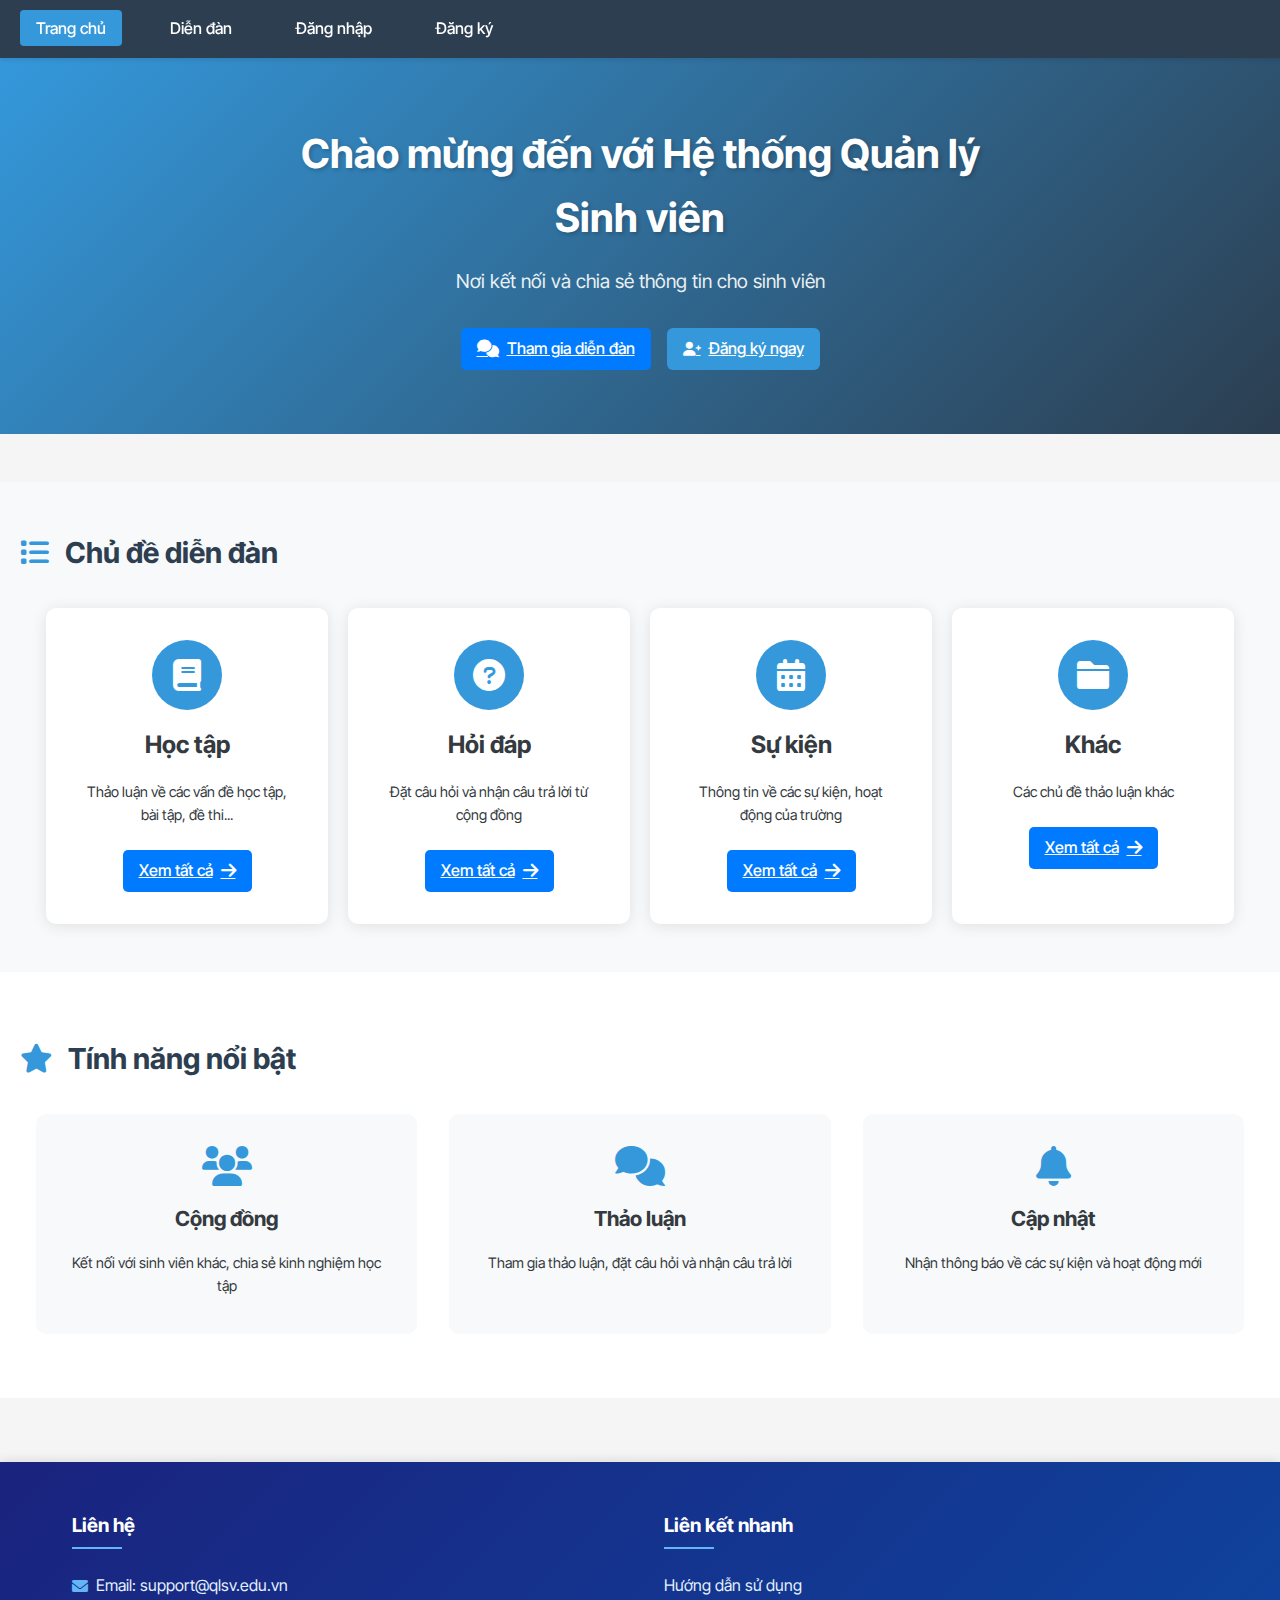
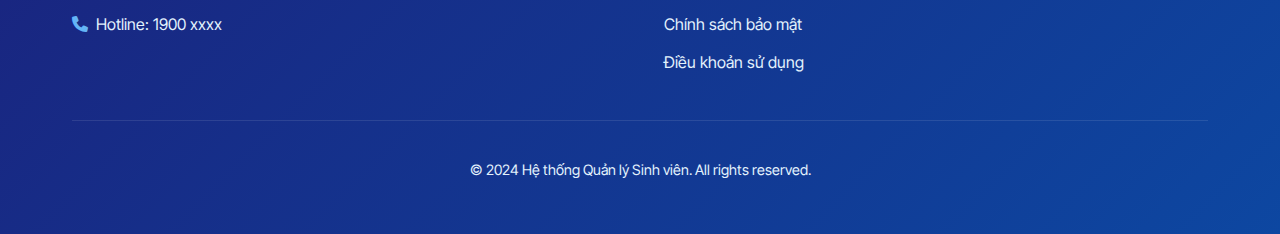
<file: index.html>
<!doctype html>
<html lang="vi">
	<head>
		<meta charset="UTF-8" />
		<meta name="viewport" content="width=device-width, initial-scale=1.0" />
		<title>Hệ thống Quản lý Sinh viên</title>
		<link
			rel="stylesheet"
			href="https://cdnjs.cloudflare.com/ajax/libs/font-awesome/6.0.0/css/all.min.css"
		/>
		<link rel="stylesheet" href="css/style.css" />
	</head>
	<body>
		<!-- Navigation -->
		<nav class="navbar">
			<div class="nav-brand"></div>
			<ul class="nav-links">
				<li><a href="index.html" class="active">Trang chủ</a></li>
				<li><a href="./forum.html">Diễn đàn</a></li>
				<li id="adminLink" style="display: none">
					<a href="./management.html">Quản lý sinh viên</a>
				</li>
				<li id="adminLink" style="display: none">
					<a href="./forum_management.html">Quản lý bài đằng</a>
				</li>
				<li id="profileLink" style="display: none">
					<a href="./student.html"
						><i class="fas fa-user-circle"></i> Thông tin cá nhân</a
					>
				</li>
				<li id="loginLink"><a href="./login.html">Đăng nhập</a></li>
				<li id="registerLink"><a href="./register.html">Đăng ký</a></li>
				<li id="logoutLink" style="display: none">
					<a href="#" onclick="logout()">Đăng xuất</a>
				</li>
			</ul>
			<button class="nav-toggle">
				<i class="fas fa-bars"></i>
			</button>
		</nav>

		<!-- Hero Section -->
		<section class="hero">
			<div class="hero-content">
				<h1>Chào mừng đến với Hệ thống Quản lý Sinh viên</h1>
				<p>Nơi kết nối và chia sẻ thông tin cho sinh viên</p>
				<div class="hero-buttons">
					<a href="./forum.html" class="btn btn-primary">
						<i class="fas fa-comments"></i>
						Tham gia diễn đàn
					</a>
					<a href="./register.html" class="btn btn-outline">
						<i class="fas fa-user-plus"></i>
						Đăng ký ngay
					</a>
				</div>
			</div>
		</section>

		<!-- Forum Categories Section -->
		<section class="forum-categories">
			<div class="container">
				<h2 class="section-title">
					<i class="fas fa-list"></i>
					Chủ đề diễn đàn
				</h2>
				<div class="categories-grid">
					<div class="category-card" data-category="academic">
						<div class="category-icon">
							<i class="fas fa-book"></i>
						</div>
						<h3>Học tập</h3>
						<p>
							Thảo luận về các vấn đề học tập, bài tập, đề thi...
						</p>
						<div class="recent-posts" id="academic-posts"></div>
						<a
							href="forum.html?category=academic"
							class="btn btn-primary"
						>
							Xem tất cả <i class="fas fa-arrow-right"></i>
						</a>
					</div>

					<div class="category-card" data-category="questions">
						<div class="category-icon">
							<i class="fas fa-question-circle"></i>
						</div>
						<h3>Hỏi đáp</h3>
						<p>Đặt câu hỏi và nhận câu trả lời từ cộng đồng</p>
						<div class="recent-posts" id="questions-posts"></div>
						<a
							href="forum.html?category=questions"
							class="btn btn-primary"
						>
							Xem tất cả <i class="fas fa-arrow-right"></i>
						</a>
					</div>

					<div class="category-card" data-category="events">
						<div class="category-icon">
							<i class="fas fa-calendar-alt"></i>
						</div>
						<h3>Sự kiện</h3>
						<p>Thông tin về các sự kiện, hoạt động của trường</p>
						<div class="recent-posts" id="events-posts"></div>
						<a
							href="forum.html?category=events"
							class="btn btn-primary"
						>
							Xem tất cả <i class="fas fa-arrow-right"></i>
						</a>
					</div>

					<div class="category-card" data-category="other">
						<div class="category-icon">
							<i class="fas fa-folder"></i>
						</div>
						<h3>Khác</h3>
						<p>Các chủ đề thảo luận khác</p>
						<div class="recent-posts" id="other-posts"></div>
						<a
							href="forum.html?category=general"
							class="btn btn-primary"
						>
							Xem tất cả <i class="fas fa-arrow-right"></i>
						</a>
					</div>
				</div>
			</div>
		</section>

		<!-- Features Section -->
		<section class="features">
			<div class="container">
				<h2 class="section-title">
					<i class="fas fa-star"></i>
					Tính năng nổi bật
				</h2>
				<div class="features-grid">
					<div class="feature-card">
						<i class="fas fa-users"></i>
						<h3>Cộng đồng</h3>
						<p>
							Kết nối với sinh viên khác, chia sẻ kinh nghiệm học
							tập
						</p>
					</div>
					<div class="feature-card">
						<i class="fas fa-comments"></i>
						<h3>Thảo luận</h3>
						<p>
							Tham gia thảo luận, đặt câu hỏi và nhận câu trả lời
						</p>
					</div>
					<div class="feature-card">
						<i class="fas fa-bell"></i>
						<h3>Cập nhật</h3>
						<p>Nhận thông báo về các sự kiện và hoạt động mới</p>
					</div>
				</div>
			</div>
		</section>

		<!-- Footer -->
		<footer class="footer">
			<div class="container">
				<div class="footer-content">
					<div class="footer-section">
						<h4>Liên hệ</h4>
						<p>
							<i class="fas fa-envelope"></i> Email:
							support@qlsv.edu.vn
						</p>
						<p><i class="fas fa-phone"></i> Hotline: 1900 xxxx</p>
					</div>
					<div class="footer-section">
						<h4>Liên kết nhanh</h4>
						<ul>
							<li><a href="#">Hướng dẫn sử dụng</a></li>
							<li><a href="#">Chính sách bảo mật</a></li>
							<li><a href="#">Điều khoản sử dụng</a></li>
						</ul>
					</div>
				</div>
				<div class="footer-bottom">
					<p>
						&copy; 2024 Hệ thống Quản lý Sinh viên. All rights
						reserved.
					</p>
				</div>
			</div>
		</footer>

		<script src="js/auth.js"></script>
		<script src="js/index.js"></script>
	</body>
</html>
</file>
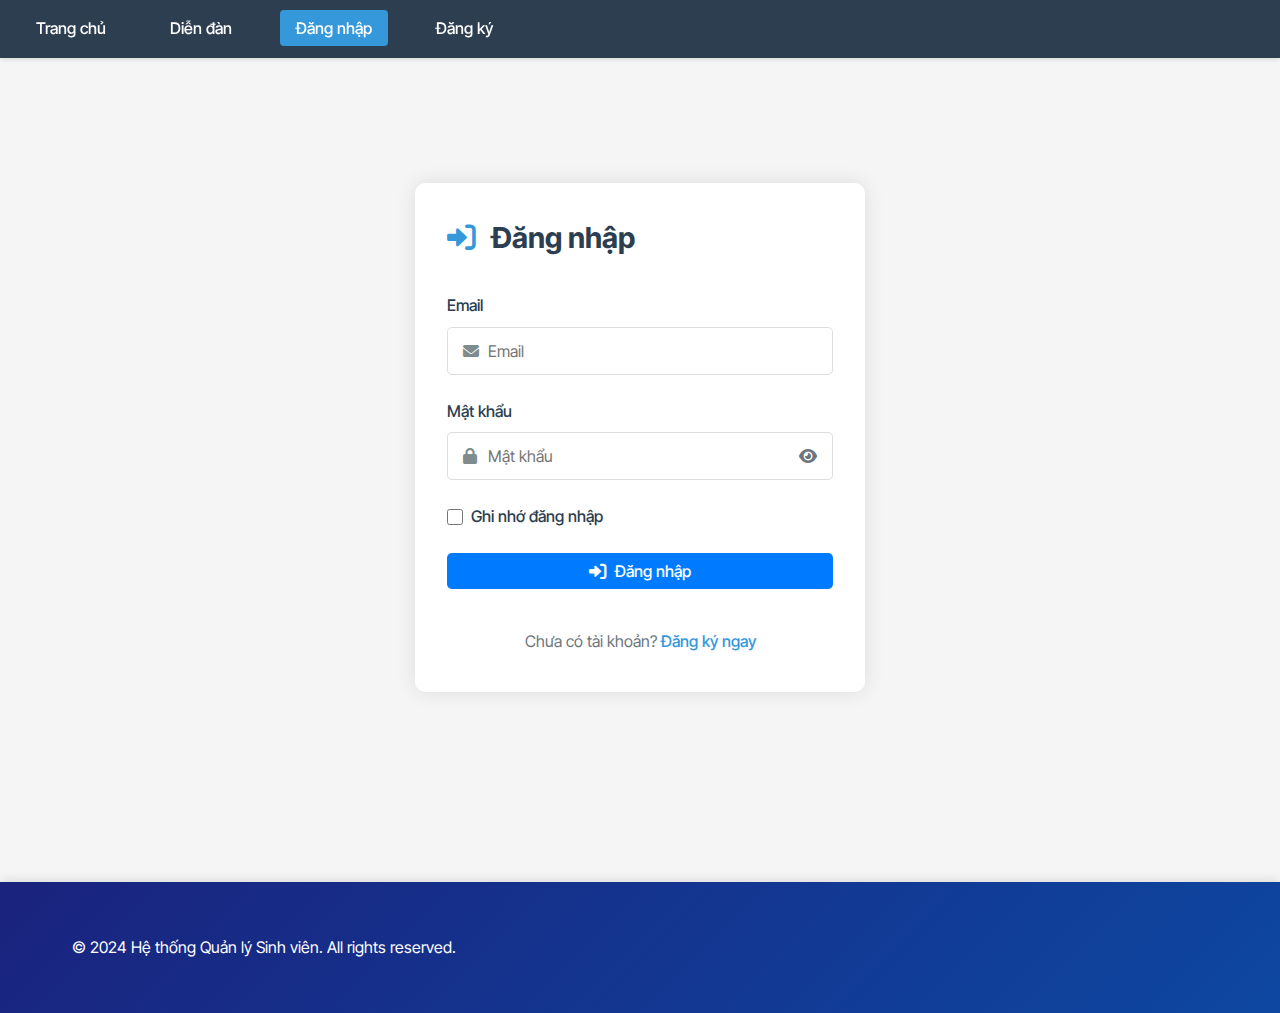
<file: forum.html>
<!doctype html>
<html lang="vi">
	<head>
		<meta charset="UTF-8" />
		<meta name="viewport" content="width=device-width, initial-scale=1.0" />
		<title>Diễn đàn - Hệ thống Quản lý Sinh viên</title>
		<link
			rel="stylesheet"
			href="https://cdnjs.cloudflare.com/ajax/libs/font-awesome/6.0.0/css/all.min.css"
		/>
		<!-- Quill CSS -->
		<link
			href="https://cdn.quilljs.com/1.3.6/quill.snow.css"
			rel="stylesheet"
		/>

		<link rel="stylesheet" href="css/style.css" />
	</head>
	<body>
		<nav class="navbar">
			<div class="nav-brand"></div>
			<ul class="nav-links">
				<li><a href="index.html">Trang chủ</a></li>
				<li><a href="forum.html" class="active">Diễn đàn</a></li>
				<li id="adminLink" style="display: none">
					<a href="management.html">Quản lý sinh viên</a>
				</li>
				<li id="adminLink" style="display: none">
					<a href="forum_management.html">Quản lý bài đằng</a>
				</li>
				<li id="profileLink" style="display: none">
					<a href="student.html">
						<i class="fas fa-user-circle"></i> Thông tin cá nhân
					</a>
				</li>
				<li id="loginLink">
					<a href="login.html">Đăng nhập</a>
				</li>
				<li id="registerLink">
					<a href="register.html">Đăng ký</a>
				</li>
				<li id="logoutLink" style="display: none">
					<a href="#" onclick="logout()">Đăng xuất</a>
				</li>
			</ul>
			<button class="nav-toggle">
				<i class="fas fa-bars"></i>
			</button>
		</nav>

		<main>
			<div class="container">
				<div class="forum-header">
					<h2 class="section-title">Diễn đàn sinh viên</h2>
					<button class="btn btn-primary" onclick="showNewPostForm()">
						<i class="fas fa-plus"></i>
						Tạo bài viết mới
					</button>
				</div>

				<div class="forum-filters">
					<div class="search-box">
						<i class="fas fa-search"></i>
						<input
							type="text"
							id="searchPosts"
							placeholder="Tìm kiếm bài viết..."
							oninput="filterPosts()"
						/>
					</div>
					<div class="sort-box">
						<select id="sortPosts" onchange="sortPosts()">
							<option value="" selected>Sắp xếp theo</option>
							<option value="newest">Mới nhất</option>
							<option value="oldest">Cũ nhất</option>
							<option value="mostComments">
								Nhiều bình luận nhất
							</option>
						</select>
					</div>
				</div>

				<div class="forum-posts">
					<div id="posts" class="posts-container">
						<!-- Posts render here -->
					</div>
				</div>
			</div>
		</main>

		<!-- Template cho bài viết -->
		<template id="postTemplate">
			<article class="post">
				<div class="post-header">
					<div class="post-author">
						<i class="fas fa-user-circle"></i>
						<div class="author-info">
							<span class="author-name"></span>
							<span class="author-id"></span>
						</div>
					</div>
					<div class="post-meta">
						<span class="post-time"></span>
						<span class="post-type"></span>
					</div>
				</div>
				<div class="post-content">
					<h3 class="post-title"></h3>
					<p class="post-text"></p>
				</div>
				<div class="post-actions">
					<button class="btn-like">
						<i class="fas fa-heart"></i>
						<span class="like-count">0</span>
					</button>
					<button class="btn-comment">
						<i class="fas fa-comment"></i>
						<span class="comment-count">0</span>
					</button>
					<button class="btn-delete" style="display: none">
						<i class="fas fa-trash"></i>
					</button>
				</div>
				<div class="comments-section" style="display: none">
					<form class="comment-form" onsubmit="return false;">
						<div class="input-group">
							<input
								type="text"
								class="form-control"
								placeholder="Viết bình luận..."
							/>
							<button type="submit" class="btn btn-primary">
								<i class="fas fa-paper-plane"></i>
							</button>
						</div>
					</form>
					<div class="comments-list"></div>
				</div>
			</article>
		</template>

		<!-- Modal tạo bài viết mới -->
		<div id="createPostModal" class="modal">
			<div class="modal-content">
				<div class="modal-header">
					<h2 class="modal-title">Tạo bài viết mới</h2>
					<button
						class="close-button"
						onclick="closeModal('createPostModal')"
					>
						&times;
					</button>
				</div>
				<form id="createPostForm" onsubmit="createPost(event)">
					<div class="form-group">
						<label for="postTitle">Tiêu đề</label>
						<input
							type="text"
							id="postTitle"
							class="form-control"
							required
						/>
					</div>
					<div class="form-group">
						<label for="postContent">Nội dung</label>
						<textarea
							id="postContent"
							class="form-control"
							rows="5"
							required
						></textarea>
					</div>
					<div class="form-group">
						<label for="postCategory">Chủ đề</label>
						<select id="postCategory" class="form-control" required>
							<option value="">Chọn chủ đề</option>
							<option value="academic">Học tập</option>
							<option value="questions">Hỏi đáp</option>
							<option value="events">Sự kiện</option>
							<option value="other">Khác</option>
						</select>
					</div>
					<div class="form-group">
						<label for="thumbnail">Ảnh thumbnail</label>
						<input
							type="file"
							id="thumbnail"
							class="form-control"
							accept="image/*"
						/>
					</div>
					<button type="submit" class="btn btn-primary btn-block">
						<i class="fas fa-paper-plane"></i>
						Đăng bài
					</button>
				</form>
			</div>
		</div>

		<!-- Modal chi tiết bài viết -->
		<div id="postDetailModal" class="modal">
			<div class="modal-content">
				<div class="modal-header">
					<button
						class="close-button"
						onclick="closeModal('postDetailModal')"
					>
						&times;
					</button>
				</div>
				<div id="postDetail">
					<!-- Nội dung chi tiết bài viết sẽ được thêm vào đây -->
				</div>
				<div class="comments-section">
					<h3><i class="fas fa-comments"></i> Bình luận</h3>
					<div id="comments-container">
						<!-- Danh sách bình luận sẽ được thêm vào đây -->
					</div>
					<div class="comments-section">
						<form class="comment-form" onsubmit="return false;">
							<div class="input-group-comment">
								<!-- Quill editor sẽ được nhúng vào đây -->
								<div
									id="commentEditor"
									style="height: 150px; width: 100%"
								></div>
							</div>
							<button type="submit" class="btn btn-primary">
								<i class="fas fa-paper-plane"></i>
							</button>
						</form>
						<div class="comments-list"></div>
					</div>

					<!-- <form id="commentForm" onsubmit="addComment(event)">
						<div class="form-group">
							<textarea
								id="commentContent"
								class="form-control"
								rows="3"
								placeholder="Chia sẻ suy nghĩ của bạn..."
								required
							></textarea>
						</div>
						<button type="submit" class="btn btn-primary">
							<i class="fas fa-paper-plane"></i> Gửi bình luận
						</button>
					</form> -->
				</div>
			</div>
		</div>

		<footer class="footer">
			<div class="container">
				<div class="footer-content">
					<div class="footer-section">
						<h4>Liên hệ</h4>
						<p>
							<i class="fas fa-envelope"></i> Email:
							support@qlsv.edu.vn
						</p>
						<p><i class="fas fa-phone"></i> Hotline: 1900 xxxx</p>
					</div>
					<div class="footer-section">
						<h4>Liên kết nhanh</h4>
						<ul>
							<li><a href="#">Hướng dẫn sử dụng</a></li>
							<li><a href="#">Chính sách bảo mật</a></li>
							<li><a href="#">Điều khoản sử dụng</a></li>
						</ul>
					</div>
				</div>
				<div class="footer-bottom">
					<p>
						&copy; 2024 Hệ thống Quản lý Sinh viên. All rights
						reserved.
					</p>
				</div>
			</div>
		</footer>
		<script src="js/loading.js"></script>
		<script src="js/auth.js"></script>
		<script src="https://cdn.quilljs.com/1.3.6/quill.min.js"></script>
		<script src="js/quill.js"></script>
		<script src="js/forum.js"></script>
	</body>
</html>
</file>
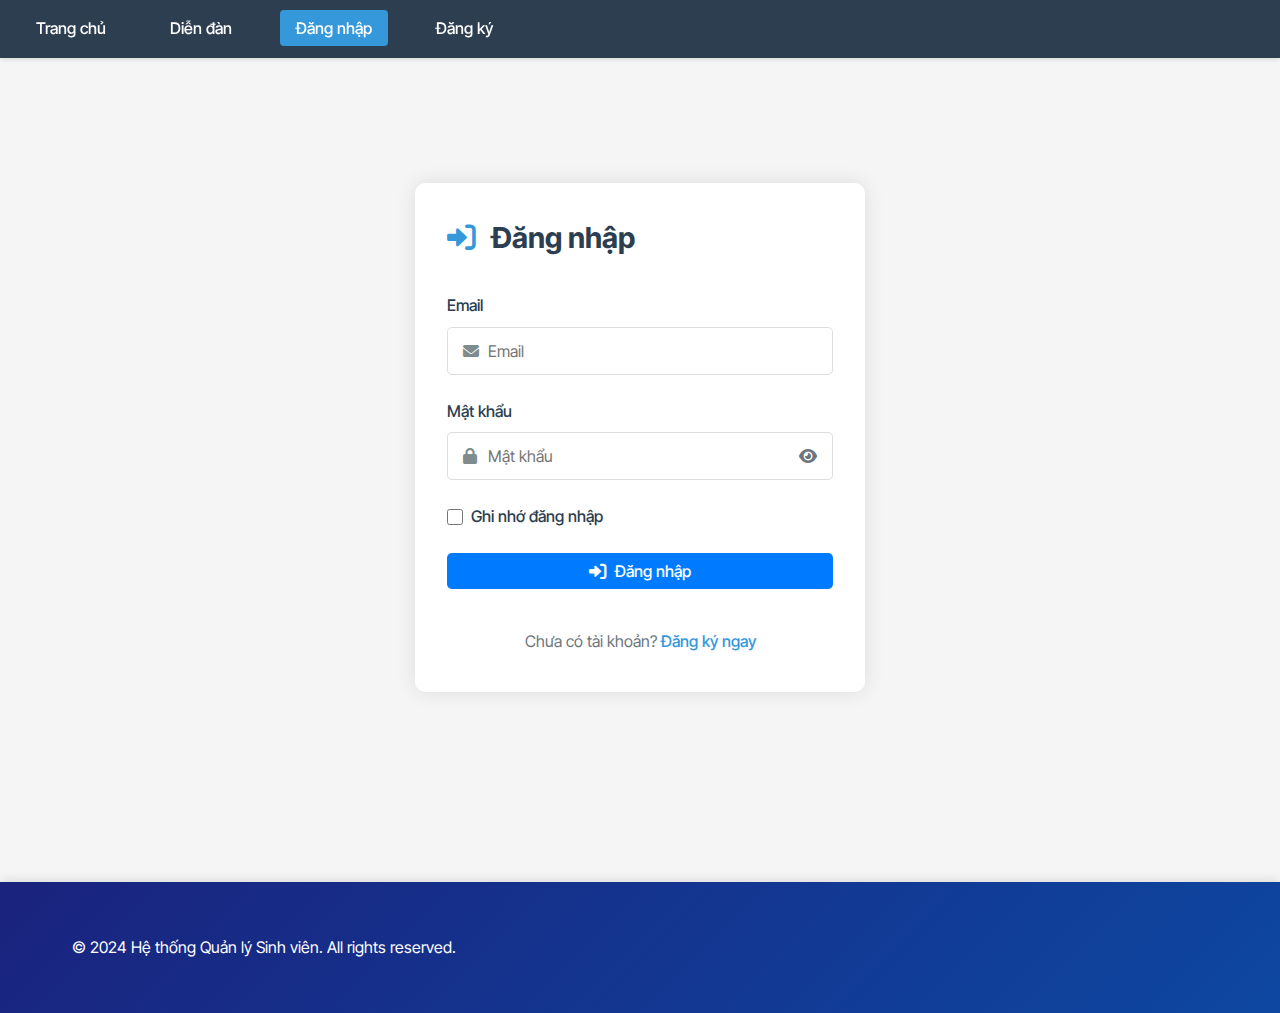
<file: forum_management.html>
<!doctype html>
<html lang="vi">
	<head>
		<meta charset="UTF-8" />
		<meta name="viewport" content="width=device-width, initial-scale=1.0" />
		<title>Quản lý bài đằng</title>
		<link
			rel="stylesheet"
			href="https://cdnjs.cloudflare.com/ajax/libs/font-awesome/6.0.0/css/all.min.css"
		/>
		<link rel="stylesheet" href="css/style.css" />
	</head>
	<body>
		<!-- Navigation -->
		<nav class="navbar">
			<div class="nav-brand"></div>
			<ul class="nav-links">
				<li><a href="index.html">Trang chủ</a></li>
				<li><a href="forum.html">Diễn đàn</a></li>
				<li id="adminLink" style="display: none">
					<a href="management.html" class="">Quản lý sinh viên</a>
				</li>
				<li id="adminLink" style="display: none">
					<a href="forum_management.html" class="active"
						>Quản lý bài đằng</a
					>
				</li>
				<li id="profileLink" style="display: none">
					<a href="student.html"
						><i class="fas fa-user-circle"></i> Thông tin cá nhân</a
					>
				</li>
				<li id="loginLink"><a href="login.html">Đăng nhập</a></li>
				<li id="registerLink"><a href="register.html">Đăng ký</a></li>
				<li id="logoutLink" style="display: none">
					<a href="#" onclick="logout()">Đăng xuất</a>
				</li>
			</ul>
			<button class="nav-toggle">
				<i class="fas fa-bars"></i>
			</button>
		</nav>

		<!-- Main Content -->
		<div class="management-container">
			<div class="management-header">
				<h1 class="management-title">Quản bài đăng</h1>
				<div class="management-actions">
					<!-- <button
						class="btn btn-primary"
						onclick="showModelAddPost()"
					>
						<i class="fas fa-user-plus"></i>
						Thêm bài đăng
					</button> -->
					<div class="search-box">
						<i class="fas fa-search"></i>
						<input
							type="text"
							id="searchPosts"
							placeholder="Tìm kiếm bài đăng..."
							oninput="filterPosts()"
						/>
					</div>
					<div class="sort-box">
						<select id="sortPosts" onchange="sortPosts()">
							<option value="">Sắp xếp theo</option>
							<option value="name">Tiêu đề</option>
							<option value="createdat">Ngày tạo</option>
						</select>
					</div>
				</div>
			</div>

			<div id="postsTable" class="students-table">
				<!-- Render post not active here -->
			</div>
		</div>

		<footer class="footer">
			<div class="container">
				<div class="footer-content">
					<div class="footer-section">
						<h4>Liên hệ</h4>
						<p>
							<i class="fas fa-envelope"></i> Email:
							support@qlsv.edu.vn
						</p>
						<p><i class="fas fa-phone"></i> Hotline: 1900 xxxx</p>
					</div>
					<div class="footer-section">
						<h4>Liên kết nhanh</h4>
						<ul>
							<li><a href="#">Hướng dẫn sử dụng</a></li>
							<li><a href="#">Chính sách bảo mật</a></li>
							<li><a href="#">Điều khoản sử dụng</a></li>
						</ul>
					</div>
				</div>
				<div class="footer-bottom">
					<p>
						&copy; 2024 Hệ thống Quản lý Sinh viên. All rights
						reserved.
					</p>
				</div>
			</div>
		</footer>

		<!-- Scripts -->
		<script src="js/loading.js"></script>
		<script src="js/auth.js"></script>
		<script src="js/forum_management.js"></script>
	</body>
</html>
</file>
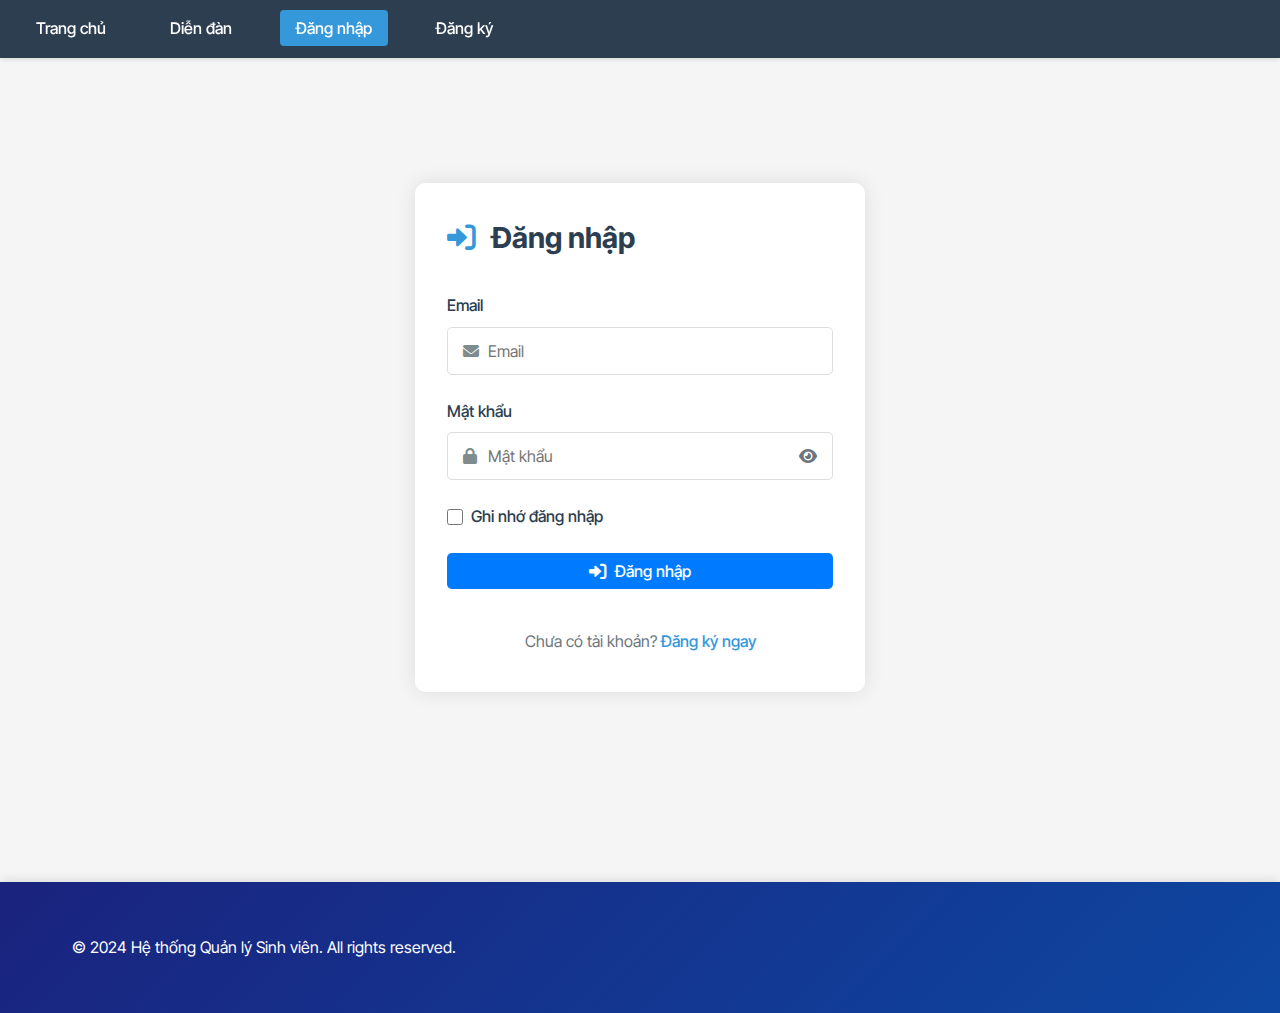
<file: login.html>
<!doctype html>
<html lang="vi">
	<head>
		<meta charset="UTF-8" />
		<meta name="viewport" content="width=device-width, initial-scale=1.0" />
		<title>Đăng nhập - Hệ thống Quản lý Sinh viên</title>
		<link
			rel="stylesheet"
			href="https://cdnjs.cloudflare.com/ajax/libs/font-awesome/6.0.0/css/all.min.css"
		/>
		<link rel="stylesheet" href="css/style.css" />
	</head>
	<body>
		<!-- Navigation -->
		<nav class="navbar">
			<div class="nav-brand"></div>
			<ul class="nav-links">
				<li><a href="index.html">Trang chủ</a></li>
				<li><a href="forum.html">Diễn đàn</a></li>
				<li id="adminLink" style="display: none">
					<a href="management.html">Quản lý sinh viên</a>
				</li>
				<li id="adminLink" style="display: none">
					<a href="forum_management.html">Quản lý bài đằng</a>
				</li>
				<li id="loginLink">
					<a href="login.html" class="active">Đăng nhập</a>
				</li>
				<li id="registerLink"><a href="register.html">Đăng ký</a></li>
				<li id="logoutLink" style="display: none">
					<a href="#" onclick="logout()">Đăng xuất</a>
				</li>
			</ul>
			<button class="nav-toggle">
				<i class="fas fa-bars"></i>
			</button>
		</nav>

		<!-- Main Content -->
		<div class="container">
			<div class="auth-container">
				<div class="auth-card">
					<h2 class="auth-title">
						<i class="fas fa-sign-in-alt"></i>
						Đăng nhập
					</h2>
					<form id="loginForm" onsubmit="login(event)">
						<div class="form-group">
							<label for="email">Email</label>
							<div class="input-group">
								<i class="fas fa-envelope"></i>
								<input
									placeholder="Email"
									type="email"
									id="email"
									class="form-control"
									required
								/>
							</div>
						</div>
						<div class="form-group">
							<label for="password">Mật khẩu</label>
							<div class="input-group">
								<i class="fas fa-lock"></i>
								<input
									placeholder="Mật khẩu"
									type="password"
									id="password"
									class="form-control"
									required
								/>
								<i
									class="fas fa-eye toggle-password"
									onclick="togglePassword('password')"
								></i>
							</div>
						</div>
						<div class="form-group remember-me">
							<input
								type="checkbox"
								id="remember"
								name="remember"
							/>
							<label
								for="remember"
								style="margin-bottom: 0; padding-bottom: 0"
								>Ghi nhớ đăng nhập</label
							>
						</div>
						<button type="submit" class="btn btn-primary btn-block">
							<i class="fas fa-sign-in-alt"></i>
							Đăng nhập
						</button>
					</form>
					<div class="auth-links">
						<p>
							Chưa có tài khoản?
							<a href="register.html">Đăng ký ngay</a>
						</p>
					</div>
				</div>
			</div>
		</div>

		<footer class="footer">
			<div class="container">
				<p>
					&copy; 2024 Hệ thống Quản lý Sinh viên. All rights reserved.
				</p>
			</div>
		</footer>

		<script src="js/auth.js"></script>
	</body>
</html>
</file>
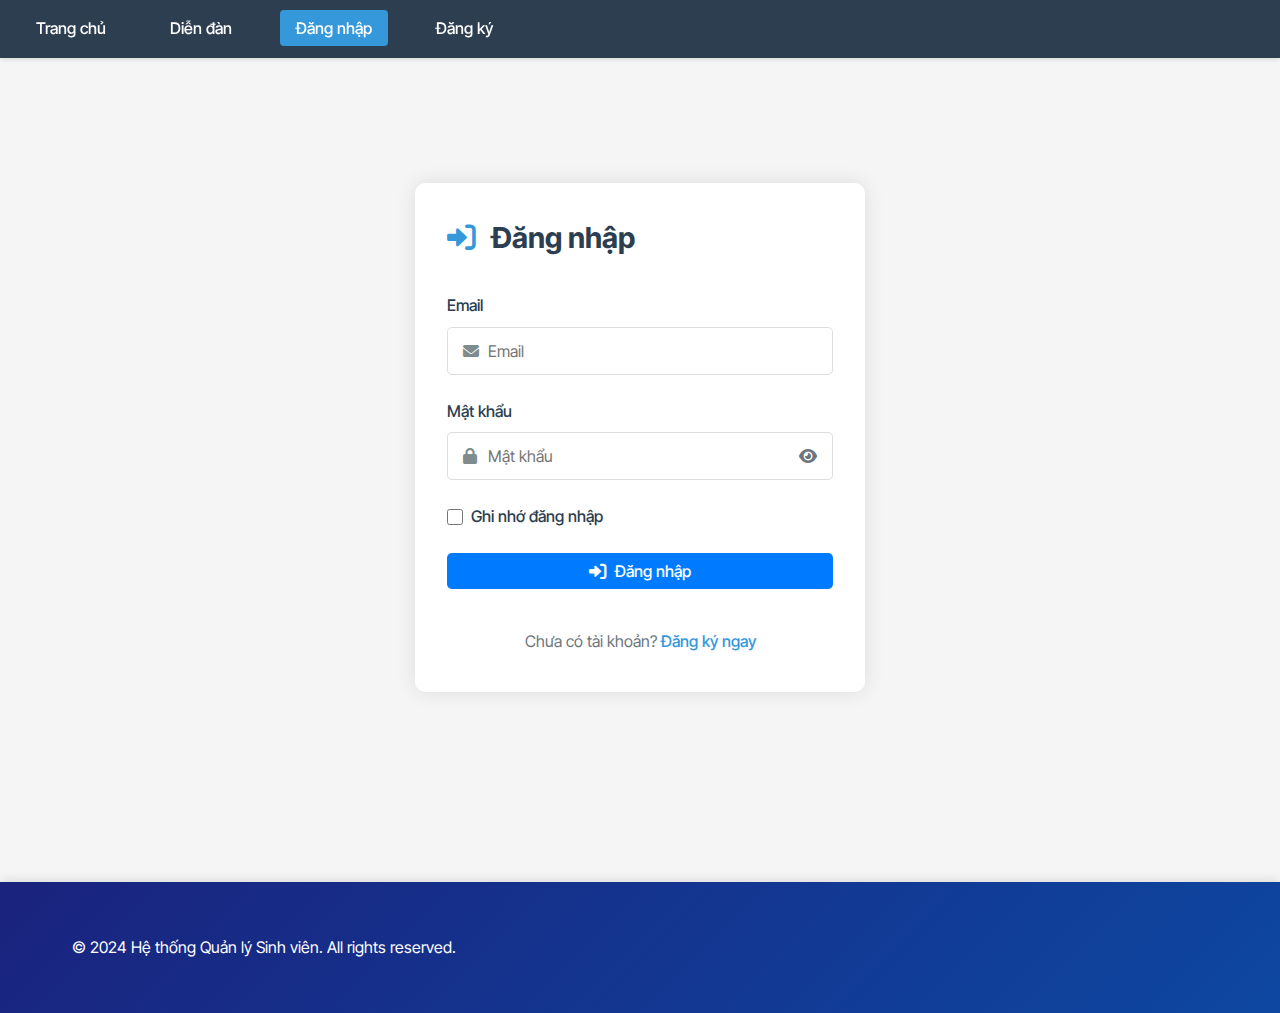
<file: management.html>
<!doctype html>
<html lang="vi">
	<head>
		<meta charset="UTF-8" />
		<meta name="viewport" content="width=device-width, initial-scale=1.0" />
		<title>Quản lý sinh viên</title>
		<link
			rel="stylesheet"
			href="https://cdnjs.cloudflare.com/ajax/libs/font-awesome/6.0.0/css/all.min.css"
		/>
		<link rel="stylesheet" href="css/style.css" />
	</head>
	<body>
		<!-- Navigation -->
		<nav class="navbar">
			<div class="nav-brand"></div>
			<ul class="nav-links">
				<li><a href="index.html">Trang chủ</a></li>
				<li><a href="forum.html">Diễn đàn</a></li>
				<li id="adminLink" style="display: none">
					<a href="management.html" class="active"
						>Quản lý sinh viên</a
					>
				</li>
				<li id="adminLink" style="display: none">
					<a href="forum_management.html">Quản lý bài đằng</a>
				</li>
				<li id="profileLink" style="display: none">
					<a href="student.html"
						><i class="fas fa-user-circle"></i> Thông tin cá nhân</a
					>
				</li>
				<li id="loginLink"><a href="login.html">Đăng nhập</a></li>
				<li id="registerLink"><a href="register.html">Đăng ký</a></li>
				<li id="logoutLink" style="display: none">
					<a href="#" onclick="logout()">Đăng xuất</a>
				</li>
			</ul>
			<button class="nav-toggle">
				<i class="fas fa-bars"></i>
			</button>
		</nav>

		<!-- Main Content -->
		<div class="management-container">
			<div class="management-header">
				<h1 class="management-title">Quản lý sinh viên</h1>
				<div class="management-actions">
					<button
						class="btn btn-primary"
						onclick="showAddStudentModal()"
					>
						<i class="fas fa-user-plus"></i>
						Thêm sinh viên
					</button>
					<div class="search-box">
						<i class="fas fa-search"></i>
						<input
							type="text"
							id="searchStudent"
							placeholder="Tìm kiếm sinh viên..."
							oninput="filterStudents()"
						/>
					</div>
					<div class="sort-box">
						<select id="sortStudents" onchange="sortStudents()">
							<option value="">Sắp xếp theo</option>
							<option value="name">Tên</option>
							<option value="id">Mã sinh viên</option>
							<option value="role">Vai trò</option>
						</select>
					</div>
				</div>
			</div>

			<table id="studentsTable" class="students-table">
				<thead>
					<tr>
						<th>Mã sinh viên</th>
						<th>Họ tên</th>
						<th>Email</th>
						<th>Ngày sinh</th>
						<th>Địa chỉ</th>
						<th>Vai trò</th>
						<th>Thao tác</th>
					</tr>
				</thead>
				<tbody></tbody>
			</table>
		</div>

		<!-- Add Student Modal -->
		<div id="addStudentModal" class="modal">
			<div class="modal-content">
				<div class="modal-header">
					<h2 class="modal-title">Thêm sinh viên mới</h2>
					<button
						class="close-button"
						onclick="closeModal('addStudentModal')"
					>
						&times;
					</button>
				</div>
				<form id="addStudentForm" onsubmit="addStudent(event)">
					<div class="form-group">
						<label for="addFullname">Họ tên</label>
						<div class="input-group">
							<i class="fas fa-user"></i>
							<input
								type="text"
								id="addFullname"
								class="form-control"
								placeholder="Họ tên"
								required
							/>
						</div>
					</div>

					<div class="form-group">
						<label for="addEmail">Email</label>
						<div class="input-group">
							<i class="fas fa-envelope"></i>
							<input
								type="email"
								id="addEmail"
								class="form-control"
								placeholder="Email"
								required
							/>
						</div>
					</div>

					<div class="form-group">
						<label for="addBirthDate">Ngày sinh</label>
						<div class="input-group">
							<i class="fas fa-calendar"></i>
							<input
								type="date"
								id="addBirthDate"
								class="form-control"
							/>
						</div>
					</div>

					<div class="form-group">
						<label for="addAddress">Địa chỉ</label>
						<div class="input-group">
							<i class="fas fa-map-marker-alt"></i>
							<input
								type="text"
								id="addAddress"
								class="form-control"
								placeholder="Nhập địa chỉ sinh viên"
							/>
						</div>
					</div>

					<div class="form-group">
						<label for="addStudentId">Mã sinh viên</label>
						<div class="input-group">
							<i class="fas fa-id-card"></i>
							<input
								type="text"
								id="addStudentId"
								class="form-control"
								placeholder="Mã sinh viên"
								required
							/>
						</div>
					</div>

					<div class="form-group">
						<label for="addRole">Vai trò</label>
						<div class="input-group">
							<i class="fas fa-user-tag"></i>
							<select id="addRole" class="form-control">
								<option value="student">Sinh viên</option>
								<option value="admin">Quản trị viên</option>
							</select>
						</div>
					</div>

					<div class="form-group">
						<label for="addPassword">Mật khẩu</label>
						<div class="input-group">
							<i class="fas fa-lock"></i>
							<input
								type="password"
								id="addPassword"
								class="form-control"
								required
								placeholder="Mật khẩu"
							/>
							<i
								class="fas fa-eye password-toggle"
								onclick="togglePassword('addPassword')"
							></i>
						</div>
					</div>

					<button type="submit" class="btn btn-primary">
						<i class="fas fa-user-plus"></i>
						Thêm sinh viên
					</button>
				</form>
			</div>
		</div>

		<!-- Edit Student Modal -->
		<div id="editStudentModal" class="modal">
			<div class="modal-content">
				<div class="modal-header">
					<h2 class="modal-title">Chỉnh sửa thông tin sinh viên</h2>
					<button
						class="close-button"
						onclick="closeModal('editStudentModal')"
					>
						&times;
					</button>
				</div>
				<form id="editStudentForm" onsubmit="updateStudent(event)">
					<input type="hidden" id="estudentId" />
					<div class="modal-body">
						<div class="form-group">
							<label for="fullname">Họ tên</label>
							<div class="input-group">
								<i class="fas fa-user"></i>
								<input
									type="text"
									id="fullname"
									class="form-control"
									required
								/>
							</div>
						</div>

						<div class="form-group">
							<label for="email">Email</label>
							<div class="input-group">
								<i class="fas fa-envelope"></i>
								<input
									type="email"
									id="email"
									class="form-control"
									required
								/>
							</div>
						</div>

						<div class="form-group">
							<label for="birthDate">Ngày sinh</label>
							<div class="input-group">
								<i class="fas fa-calendar"></i>
								<input
									type="date"
									id="birthDate"
									class="form-control"
								/>
							</div>
						</div>

						<div class="form-group">
							<label for="address">Địa chỉ</label>
							<div class="input-group">
								<i class="fas fa-map-marker-alt"></i>
								<input
									type="text"
									id="address"
									class="form-control"
									placeholder="Nhập địa chỉ sinh viên"
								/>
							</div>
						</div>

						<div class="form-group">
							<label for="studentId">Mã sinh viên</label>
							<div class="input-group">
								<i class="fas fa-id-card"></i>
								<input
									type="text"
									id="studentId"
									class="form-control"
									required
								/>
							</div>
						</div>

						<div class="form-group">
							<label for="role">Vai trò</label>
							<div class="input-group">
								<i class="fas fa-user-tag"></i>
								<select id="role" class="form-control">
									<option value="student">Sinh viên</option>
									<option value="admin">Quản trị viên</option>
								</select>
							</div>
						</div>

						<div class="form-group">
							<label for="password">Mật khẩu</label>
							<div class="input-group">
								<i class="fas fa-lock"></i>
								<input
									type="password"
									id="password"
									class="form-control"
								/>
								<i
									class="fas fa-eye password-toggle"
									onclick="togglePassword('password')"
								></i>
							</div>
							<small class="form-text text-muted"
								>Để trống nếu không muốn thay đổi mật
								khẩu</small
							>
						</div>
					</div>
					<button type="submit" class="btn btn-edit">
						<i class="fas fa-save"></i>
						Lưu thay đổi
					</button>
				</form>
			</div>
		</div>

		<footer class="footer">
			<div class="container">
				<div class="footer-content">
					<div class="footer-section">
						<h4>Liên hệ</h4>
						<p>
							<i class="fas fa-envelope"></i> Email:
							support@qlsv.edu.vn
						</p>
						<p><i class="fas fa-phone"></i> Hotline: 1900 xxxx</p>
					</div>
					<div class="footer-section">
						<h4>Liên kết nhanh</h4>
						<ul>
							<li><a href="#">Hướng dẫn sử dụng</a></li>
							<li><a href="#">Chính sách bảo mật</a></li>
							<li><a href="#">Điều khoản sử dụng</a></li>
						</ul>
					</div>
				</div>
				<div class="footer-bottom">
					<p>
						&copy; 2024 Hệ thống Quản lý Sinh viên. All rights
						reserved.
					</p>
				</div>
			</div>
		</footer>

		<!-- Scripts -->
		<script src="js/loading.js"></script>
		<script src="js/auth.js"></script>
		<script src="js/management.js"></script>
	</body>
</html>
</file>
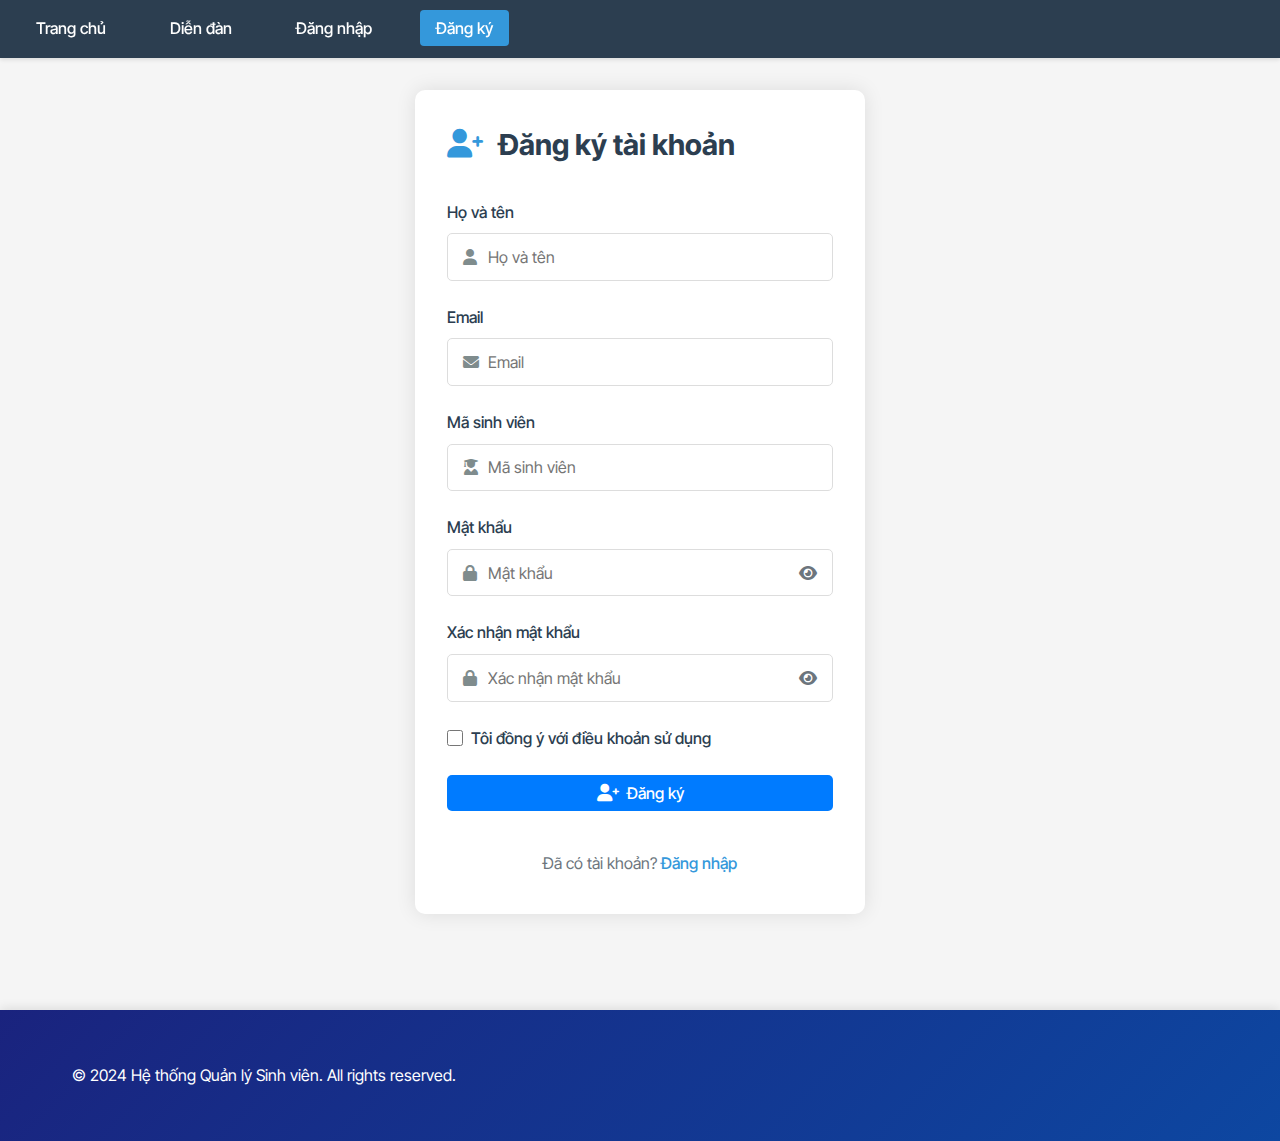
<file: register.html>
<!DOCTYPE html>
<html lang="vi">
    <head>
        <meta charset="UTF-8" />
        <meta name="viewport" content="width=device-width, initial-scale=1.0" />
        <title>Đăng ký - Hệ thống Quản lý Sinh viên</title>
        <link
            rel="stylesheet"
            href="https://cdnjs.cloudflare.com/ajax/libs/font-awesome/6.0.0/css/all.min.css"
        />
        <link rel="stylesheet" href="css/style.css" />
    </head>
    <body>
        <!-- Navigation -->
        <nav class="navbar">
            <div class="nav-brand"></div>
            <ul class="nav-links">
                <li><a href="index.html">Trang chủ</a></li>
                <li><a href="forum.html">Diễn đàn</a></li>
                <li id="adminLink" style="display: none">
                    <a href="management.html">Quản lý sinh viên</a>
                </li>
                <li id="adminLink" style="display: none">
                  <a href="forum_management.html">Quản lý bài đằng</a>
               </li>
                <li id="loginLink"><a href="login.html">Đăng nhập</a></li>
                <li id="registerLink">
                    <a href="register.html" class="active">Đăng ký</a>
                </li>
                <li id="logoutLink" style="display: none">
                    <a href="#" onclick="logout()">Đăng xuất</a>
                </li>
            </ul>
            <button class="nav-toggle">
                <i class="fas fa-bars"></i>
            </button>
        </nav>

        <!-- Main Content -->
        <div class="container">
            <div class="auth-container">
                <div class="auth-card">
                    <h2 class="auth-title">
                        <i class="fas fa-user-plus"></i>
                        Đăng ký tài khoản
                    </h2>
                    <form id="registerForm" ">
                        <div class="form-group">
                            <label for="fullname">Họ và tên</label>
                            <div class="input-group">
                                <i class="fas fa-user"></i>
                                <input
                                    type="text"
                                    id="fullname"
                                    class="form-control"
                                    placeholder="Họ và tên"
                                    required
                                />
                            </div>
                        </div>
                        <div class="form-group">
                            <label for="email">Email</label>
                            <div class="input-group">
                                <i class="fas fa-envelope"></i>
                                <input
                                    type="email"
                                    id="email"
                                    class="form-control"
                                    placeholder="Email"
                                    required
                                />
                            </div>
                        </div>
                        <div class="form-group">
                           <label for="email">Mã sinh viên</label>
                           <div class="input-group">
                               <i class="fas fa-user-graduate"></i>
                               <input
                                   type="text"
                                   id="studentId"
                                   class="form-control"
                                   placeholder="Mã sinh viên"
                                   required
                               />
                           </div>
                       </div>
                        <div class="form-group">
                            <label for="password">Mật khẩu</label>
                            <div class="input-group">
                                <i class="fas fa-lock"></i>
                                <input
                                    type="password"
                                    id="password"
                                    placeholder="Mật khẩu"
                                    class="form-control"
                                    required
                                />
                                <i
                                    class="fas fa-eye toggle-password"
                                    onclick="togglePassword('password')"
                                ></i>
                            </div>
                        </div>
                        <div class="form-group">
                            <label for="confirmPassword"
                                >Xác nhận mật khẩu</label
                            >
                            <div class="input-group">
                                <i class="fas fa-lock"></i>
                                <input
                                    type="password"
                                    id="confirmPassword"
                                    class="form-control"
                                    placeholder="Xác nhận mật khẩu"
                                    required
                                />
                                <i
                                    class="fas fa-eye toggle-password"
                                    onclick="togglePassword('confirmPassword')"
                                ></i>
                            </div>
                        </div>
                        <div class="form-group">
                            <div
                                class="remember-me"
                                style="display: flex; align-items: center"
                            >
                                <input type="checkbox" name="terms" required />
                                <label
                                    for="terms"
                                    style="margin-bottom: 0; padding-bottom: 0"
                                    >Tôi đồng ý với điều khoản sử dụng</label
                                >
                            </div>
                        </div>
                        <button type="submit" class="btn btn-primary btn-block">
                            <i class="fas fa-user-plus"></i>
                            Đăng ký
                        </button>
                    </form>
                    <div class="auth-links">
                        <p>
                            Đã có tài khoản? <a href="login.html">Đăng nhập</a>
                        </p>
                    </div>
                </div>
            </div>
        </div>

        <footer class="footer">
            <div class="container">
                <p>
                    &copy; 2024 Hệ thống Quản lý Sinh viên. All rights reserved.
                </p>
            </div>
        </footer>

        <!-- <script src="js/loading.js"></script> -->
        <script src="js/auth.js"></script>
        <!-- <script src="js/management.js"></script> -->
    </body>
</html>
</file>
<file: css/style.css>
@import url("https://fonts.googleapis.com/css2?family=Inter+Tight:ital,wght@0,100..900;1,100..900&display=swap");

/* Reset CSS */
* {
   margin: 0;
   padding: 0;
   box-sizing: border-box;
}

:root {
   --primary-color: #3498db;
   --secondary-color: #2c3e50;
   --success-color: #2ecc71;
   --danger-color: #e74c3c;
   --warning-color: #f1c40f;
   --light-color: #f8f9fa;
   --dark-color: #343a40;
   --gray-color: #6c757d;
   --border-color: #dee2e6;
   --shadow: 0 2px 4px rgba(0, 0, 0, 0.1);
   --transition: all 0.3s ease;
}

body {
   font-family: "Inter Tight", sans-serif;
   font-optical-sizing: auto;
   line-height: 1.6;
   color: var(--dark-color);
   background-color: #f5f5f5;
}

input,
textarea {
   font-family: "Inter Tight", sans-serif;
}

select,
button {
   font-family: "Inter Tight", sans-serif;
}

.navbar {
   padding-left: 20px !important;
}

/* Container */
.container {
   max-width: 1600px;
   margin: 0 auto;
   padding: 0 20px;
}

/* Navbar */
.navbar {
   background-color: var(--secondary-color);
   padding: 1rem 0;
   box-shadow: var(--shadow);
   position: sticky;
   top: 0;
   z-index: 1000;
}

.navbar .container {
   display: flex;
   justify-content: space-between;
   align-items: center;
}

.logo {
   color: #fff;
   font-size: 1.8rem;
   font-weight: bold;
   text-decoration: none;
   letter-spacing: 1px;
}

.nav-links {
   list-style: none;
   display: flex;
   gap: 2rem;
}

.nav-links a {
   color: #fff;
   text-decoration: none;
   font-weight: 500;
   padding: 0.5rem 1rem;
   border-radius: 4px;
   transition: var(--transition);
}

.nav-links a:hover {
   background-color: rgba(255, 255, 255, 0.1);
   color: var(--primary-color);
}

.nav-links a.active {
   background-color: var(--primary-color);
   color: #fff;
}

/* Main Content */
main {
   padding: 2rem 0;
   min-height: calc(100vh - 140px);
}

/* Hero Section */
.hero {
   background: linear-gradient(135deg, var(--primary-color) 0%, #2c3e50 100%);
   color: white;
   padding: 4rem 0;
   text-align: center;
   margin-bottom: 3rem;
}

.hero-content {
   max-width: 800px;
   margin: 0 auto;
   padding: 0 1rem;
}

.hero h1 {
   font-size: 2.5rem;
   margin-bottom: 1rem;
   text-shadow: 2px 2px 4px rgba(0, 0, 0, 0.2);
}

.hero p {
   font-size: 1.2rem;
   margin-bottom: 2rem;
   opacity: 0.9;
}

.hero-buttons {
   display: flex;
   gap: 1rem;
   justify-content: center;
}

.btn-outline {
   background: transparent;
   border: 2px solid white;
   color: white;
}

.btn-outline:hover {
   background: white;
   color: var(--primary-color);
}

/* Features Section */
.features {
   padding: 4rem 0;
   background: white;
}

.features-grid {
   display: grid;
   grid-template-columns: repeat(auto-fit, minmax(250px, 1fr));
   gap: 2rem;
   padding: 0 1rem;
}

.feature-card {
   text-align: center;
   padding: 2rem;
   border-radius: 10px;
   background: #f8f9fa;
   transition: transform 0.3s ease;
}

.feature-card:hover {
   transform: translateY(-5px);
}

.feature-card i {
   font-size: 2.5rem;
   color: var(--primary-color);
   margin-bottom: 1rem;
}

.feature-card h3 {
   color: var(--dark);
   margin-bottom: 1rem;
   font-size: 1.3rem;
}

.feature-card p {
   color: var(--gray);
   font-size: 0.9rem;
}

/* Forum Categories Section */
.forum-categories {
   padding: 3rem 0;
   background: #f8f9fa;
}

.section-title {
   text-align: center;
   margin-bottom: 2rem;
   color: var(--dark);
   font-size: 2rem;
}

.section-title i {
   margin-right: 0.5rem;
   color: var(--primary-color);
}

.categories-grid {
   display: flex;
   flex-wrap: wrap;
   align-items: stretch;
   justify-content: center;
   gap: 20px;
   padding: 0 1rem;
}

.category-card {
   width: calc(25% - 20px);
   /* 4 thẻ trên 1 hàng */
   min-width: 250px;
   height: auto;
   background: white;
   border-radius: 10px;
   padding: 2rem;
   text-align: center;
   transition: transform 0.3s ease;
   box-shadow: 0 2px 15px rgba(0, 0, 0, 0.1);
}

.category-card:hover {
   transform: translateY(-5px);
}

.category-icon {
   width: 70px;
   height: 70px;
   margin: 0 auto 1rem;
   background: var(--primary-color);
   border-radius: 50%;
   display: flex;
   align-items: center;
   justify-content: center;
}

.category-icon i {
   font-size: 2rem;
   color: white;
}

.category-card h3 {
   color: var(--dark);
   margin-bottom: 1rem;
   font-size: 1.5rem;
}

.category-card p {
   color: var(--gray);
   margin-bottom: 1.5rem;
   font-size: 0.9rem;
}

.recent-posts {
   margin: 1.5rem 0;
   text-align: left;
}

.post-preview {
   padding: 1rem;
   border-bottom: 1px solid #eee;
}

.post-preview:last-child {
   border-bottom: none;
}

.post-preview h4 {
   font-size: 1rem;
   margin-bottom: 0.5rem;
   color: var(--dark);
}

/* Forms */
.form-group {
   margin-bottom: 1.5rem;
}

.form-group label {
   display: block;
   margin-bottom: 0.5rem;
   color: var(--secondary-color);
   font-weight: 500;
}

.form-group input,
.form-group textarea,
.form-group select {
   padding: 0.75rem;
   border: 1px solid var(--border-color);
   border-radius: 4px;
   font-size: 1rem;
   transition: var(--transition);
}

.form-group select {
   padding-left: 2.5rem;
}

.form-group input:focus,
.form-group textarea:focus,
.form-group select:focus {
   outline: none;
   border-color: var(--primary-color);
   box-shadow: 0 0 0 3px rgba(52, 152, 219, 0.1);
}

/* Buttons */
.btn {
   display: inline-block;
   padding: 0.75rem 1.5rem;
   background-color: var(--primary-color);
   color: #fff;
   border: none;
   border-radius: 4px;
   cursor: pointer;
   font-size: 1rem;
   font-weight: 500;
   text-align: center;
   transition: var(--transition);
}

.btn:hover {
   /* background-color: #2980b9; */
   transform: translateY(-1px);
}

.btn-danger {
   background-color: var(--danger-color);
}

.btn-danger:hover {
   background-color: #c0392b;
}

.btn-success {
   background-color: var(--success-color);
}

.btn-success:hover {
   background-color: #27ae60;
}

/* Modal */
.modal {
   display: none;
   position: fixed;
   top: 0;
   left: 0;
   width: 100%;
   height: 100%;
   background-color: rgba(0, 0, 0, 0.5);
   z-index: 1000;
   animation: fadeIn 0.3s ease;
}

.modal-content {
   position: relative;
   background-color: #fff;
   margin: 10% auto;
   padding: 2rem;
   width: 90%;
   max-width: 600px;
   border-radius: 8px;
   box-shadow: 0 4px 6px rgba(0, 0, 0, 0.1);
   animation: slideIn 0.3s ease;
}

.close {
   position: absolute;
   right: 1.5rem;
   top: 1rem;
   font-size: 1.5rem;
   cursor: pointer;
   color: var(--gray-color);
   transition: var(--transition);
}

.close:hover {
   color: var(--danger-color);
}

/* Table Styles */
.table-container {
   background-color: #fff;
   border-radius: 8px;
   box-shadow: var(--shadow);
   overflow: hidden;
   margin-top: 2rem;
}

table {
   width: 100%;
   border-collapse: collapse;
}

th,
td {
   padding: 1rem;
   text-align: left;
   border-bottom: 1px solid var(--border-color);
}

th {
   background-color: var(--light-color);
   font-weight: 600;
   color: var(--secondary-color);
}

tr:hover {
   background-color: var(--light-color);
}

/* Forum Styles */
.forum-header {
   display: flex;
   justify-content: space-between;
   align-items: center;
   margin-bottom: 2rem;
   padding: 1rem 0;
   border-bottom: 2px solid var(--primary-color-light);
}

.forum-filters {
   display: flex;
   gap: 1rem;
   margin-bottom: 2rem;
   flex-wrap: wrap;
}

.posts-grid {
   display: grid;
   grid-template-columns: repeat(auto-fill, minmax(300px, 1fr));
   gap: 2rem;
   margin-bottom: 3rem;
}

.post-card {
   background: white;
   border-radius: 12px;
   padding: 1.5rem;
   box-shadow: 0 4px 6px rgba(0, 0, 0, 0.1);
   transition: transform 0.3s ease, box-shadow 0.3s ease;
   border: 1px solid rgba(0, 0, 0, 0.1);
}

.post-card:hover {
   transform: translateY(-5px);
   box-shadow: 0 8px 12px rgba(0, 0, 0, 0.15);
}

.post-card h3 {
   color: var(--primary-color);
   margin-bottom: 1rem;
   font-size: 1.25rem;
   line-height: 1.4;
}

.post-meta {
   display: flex;
   flex-wrap: wrap;
   gap: 0.5rem;
   font-size: 0.9rem;
   color: #666;
   margin-bottom: 1rem;
   align-items: center;
}

.post-meta span {
   display: flex;
   align-items: center;
   gap: 0.25rem;
}

.post-meta i {
   color: var(--primary-color);
}

.post-card p {
   color: #444;
   line-height: 1.6;
   margin-bottom: 1.5rem;
}

.post-card .btn {
   width: 100%;
   text-align: center;
   background: var(--primary-color-light);
   color: var(--primary-color);
   transition: all 0.3s ease;
}

.post-card .btn:hover {
   background: var(--primary-color);
   color: white;
}

/* Modal Styles */
.modal-content {
   max-width: 800px;
   width: 90%;
   max-height: 90vh;
   overflow-y: auto;
   border-radius: 12px;
}

.comments-section {
   margin-top: 2rem;
   padding-top: 2rem;
   border-top: 1px solid #eee;
}

.comment {
   background: #f8f9fa;
   padding: 1rem;
   border-radius: 8px;
   margin-bottom: 1rem;
   position: relative;
}

.comment-meta {
   font-size: 0.9rem;
   color: #666;
   margin-bottom: 0.5rem;
}

.comment-content {
   color: #444;
   line-height: 1.5;
}

#postDetail {
   padding: 1.5rem;
}

#postDetail h2 {
   color: var(--primary-color);
   margin-bottom: 1rem;
}

#postDetail .post-content {
   line-height: 1.8;
   color: #444;
   margin: 1.5rem 0;
}

/* Form Styles in Modal */
.modal textarea.form-control {
   min-height: 120px;
   resize: vertical;
}

.modal .form-group {
   margin-bottom: 1.5rem;
}

/* Category Badge */
.post-category {
   display: inline-block;
   padding: 0.25rem 0.75rem;
   border-radius: 20px;
   font-size: 0.85rem;
   font-weight: 500;
   margin-bottom: 1rem;
}

.category-general {
   background: #e3f2fd;
   color: #1976d2;
}

.category-academic {
   background: #f3e5f5;
   color: #7b1fa2;
}

.category-events {
   background: #e8f5e9;
   color: #388e3c;
}

.category-questions {
   background: #fff3e0;
   color: #f57c00;
}

/* Search and Sort Styles */
.search-box {
   flex: 1;
   max-width: 400px;
}

.sort-box select {
   min-width: 200px;
}

/* Footer Styles */
.footer {
   background: linear-gradient(135deg, #1a237e, #0d47a1);
   color: #fff;
   padding: 3rem 0;
   margin-top: 4rem;
   box-shadow: 0 -2px 10px rgba(0, 0, 0, 0.1);
}

.footer .container {
   max-width: 1200px;
   margin: 0 auto;
   padding: 0 2rem;
}

.footer-content {
   display: grid;
   grid-template-columns: repeat(auto-fit, minmax(250px, 1fr));
   gap: 3rem;
   margin-bottom: 2rem;
}

.footer-section h4 {
   color: #fff;
   font-size: 1.2rem;
   margin-bottom: 1.5rem;
   position: relative;
   padding-bottom: 0.5rem;
}

.footer-section h4::after {
   content: "";
   position: absolute;
   left: 0;
   bottom: 0;
   width: 50px;
   height: 2px;
   background: #64b5f6;
}

.footer-section p {
   margin: 0.8rem 0;
   display: flex;
   align-items: center;
   gap: 0.5rem;
   color: #e3f2fd;
}

.footer-section i {
   color: #64b5f6;
}

.footer-section ul {
   list-style: none;
   padding: 0;
}

.footer-section ul li {
   margin: 0.8rem 0;
}

.footer-section ul li a {
   color: #e3f2fd;
   text-decoration: none;
   transition: color 0.3s ease;
   display: flex;
   align-items: center;
   gap: 0.5rem;
}

.footer-section ul li a:hover {
   color: #64b5f6;
}

.footer-section.social-links {
   display: flex;
   gap: 1rem;
   margin-top: 1rem;
}

.footer-section.social-links a {
   width: 35px;
   height: 35px;
   border-radius: 50%;
   background: rgba(255, 255, 255, 0.1);
   display: flex;
   align-items: center;
   justify-content: center;
   transition: all 0.3s ease;
}

.footer-section.social-links a:hover {
   background: #64b5f6;
   transform: translateY(-3px);
}

.footer-bottom {
   text-align: center;
   padding-top: 2rem;
   margin-top: 2rem;
   border-top: 1px solid rgba(255, 255, 255, 0.1);
}

.footer-bottom p {
   color: #e3f2fd;
   font-size: 0.9rem;
}

/* Animations */
@keyframes fadeIn {
   from {
      opacity: 0;
   }

   to {
      opacity: 1;
   }
}

@keyframes slideIn {
   from {
      transform: translateY(-20px);
      opacity: 0;
   }

   to {
      transform: translateY(0);
      opacity: 1;
   }
}

/* Responsive Design */
@media (max-width: 768px) {
   .nav-links {
      gap: 1rem;
   }

   .hero h1 {
      font-size: 2rem;
   }

   .hero p {
      font-size: 1rem;
   }

   .hero-buttons {
      flex-direction: column;
   }

   .categories-grid,
   .features-grid {
      grid-template-columns: 1fr;
   }

   .category-card,
   .feature-card {
      margin: 0 1rem;
   }

   .modal-content {
      margin: 20% auto;
      width: 95%;
   }

   .post-filters,
   .student-filters {
      flex-direction: column;
   }

   .table-container {
      overflow-x: auto;
   }

   .footer {
      padding: 2rem 0;
   }

   .footer-content {
      grid-template-columns: 1fr;
      gap: 2rem;
   }

   .footer-section h4 {
      margin-bottom: 1rem;
   }
}

/* Utilities */
.text-center {
   text-align: center;
}

.mt-2 {
   margin-top: 2rem;
}

.mb-2 {
   margin-bottom: 2rem;
}

.p-2 {
   padding: 2rem;
}

/* Status badges */
.badge {
   padding: 0.25rem 0.5rem;
   border-radius: 4px;
   font-size: 0.875rem;
   font-weight: 500;
}

.badge-primary {
   background-color: var(--primary-color);
   color: #fff;
}

.badge-success {
   background-color: var(--success-color);
   color: #fff;
}

.badge-danger {
   background-color: var(--danger-color);
   color: #fff;
}

.badge-warning {
   background-color: var(--warning-color);
   color: #fff;
}

.toggle-password {
   position: absolute;
   right: 0;
   top: 50%;
   transform: translateY(-50%);
   cursor: pointer;
   left: auto !important;
}

input[name="remember"] {
   width: 15px;
   height: 15px;
   padding: 0;
}

/* Alert Messages */
.alert {
   padding: 15px 20px;
   border-radius: 8px;
   margin-bottom: 10px;
   box-shadow: 0 4px 6px rgba(0, 0, 0, 0.1);
   min-width: 300px;
   max-width: 500px;
   display: flex;
   align-items: center;
   gap: 10px;
   animation: slideIn 0.3s ease;
   position: fixed;
   top: 20px;
   right: 20px;
   z-index: 1000;
}

.alert i {
   font-size: 1.2em;
}

.alert-success {
   background-color: #d4edda;
   color: #155724;
   border: 1px solid #c3e6cb;
}

.alert-danger {
   background-color: #f8d7da;
   color: #721c24;
   border: 1px solid #f5c6cb;
}

.fade-out {
   animation: fadeOut 0.3s ease forwards;
}

@keyframes slideIn {
   from {
      transform: translateX(100%);
      opacity: 0;
   }

   to {
      transform: translateX(0);
      opacity: 1;
   }
}

@keyframes fadeOut {
   from {
      transform: translateX(0);
      opacity: 1;
   }

   to {
      transform: translateX(100%);
      opacity: 0;
   }
}

/* Management Page Styles */
.management-container {
   padding: 2rem;
   max-width: 1200px;
   margin: 0 auto;
}

.management-header {
   display: flex;
   justify-content: space-between;
   align-items: center;
   margin-bottom: 2rem;
   flex-wrap: wrap;
   gap: 1rem;
}

.management-title {
   font-size: 2rem;
   color: #2c3e50;
   margin: 0;
}

.management-actions {
   display: flex;
   gap: 1rem;
   align-items: center;
}

.search-box {
   position: relative;
}

.search-box input {
   padding: 0.5rem 1rem 0.5rem 2.5rem;
   border: 1px solid #ddd;
   border-radius: 8px;
   font-size: 0.9rem;
   width: 250px;
   transition: all 0.3s ease;
}

.search-box input:focus {
   border-color: #3498db;
   box-shadow: 0 0 0 2px rgba(52, 152, 219, 0.2);
   outline: none;
}

.search-box i {
   position: absolute;
   left: 0.8rem;
   top: 50%;
   transform: translateY(-50%);
   color: #95a5a6;
}

.sort-box select {
   padding: 0.5rem 2rem 0.5rem 1rem;
   border: 1px solid #ddd;
   border-radius: 8px;
   font-size: 0.9rem;
   background-color: white;
   cursor: pointer;
   appearance: none;
   background-image: url("data:image/svg+xml;charset=UTF-8,%3csvg xmlns='http://www.w3.org/2000/svg' viewBox='0 0 24 24' fill='none' stroke='currentColor' stroke-width='2' stroke-linecap='round' stroke-linejoin='round'%3e%3cpolyline points='6 9 12 15 18 9'%3e%3c/polyline%3e%3c/svg%3e");
   background-repeat: no-repeat;
   background-position: right 0.7rem center;
   background-size: 1em;
}

.students-table {
   width: 100%;
   border-collapse: separate;
   border-spacing: 0;
   background: white;
   border-radius: 10px;
   overflow: hidden;
   box-shadow: 0 0 20px rgba(0, 0, 0, 0.1);
}

.students-table th {
   background: #3498db;
   color: white;
   font-weight: 500;
   padding: 1rem;
   text-align: left;
}

.students-table td {
   padding: 1rem;
   border-bottom: 1px solid #eee;
}

.students-table tr:last-child td {
   border-bottom: none;
}

.students-table tr:hover {
   background-color: #f8f9fa;
}

.btn {
   padding: 0.5rem 1rem;
   border: none;
   border-radius: 6px;
   cursor: pointer;
   font-weight: 500;
   display: inline-flex;
   align-items: center;
   gap: 0.5rem;
   transition: all 0.3s ease;
}

.btn i {
   font-size: 0.9rem;
}

.btn-edit {
   background-color: #3498db;
   color: white;
}

.btn-edit:hover {
   background-color: #2980b9;
}

.btn-danger {
   background-color: #e74c3c;
   color: white;
}

.btn-danger:hover {
   background-color: #c0392b;
}

/* Modal Styles */
.modal {
   display: none;
   position: fixed;
   top: 0;
   left: 0;
   width: 100%;
   height: 100%;
   background-color: rgba(0, 0, 0, 0.5);
   z-index: 1000;
}

.modal-content {
   position: relative;
   background-color: white;
   margin: 5% auto;
   padding: 2rem;
   width: 90%;
   max-width: 800px;
   border-radius: 10px;
   box-shadow: 0 5px 15px rgba(0, 0, 0, 0.3);
}

.modal-header {
   display: flex;
   justify-content: space-between;
   align-items: center;
   margin-bottom: 1.5rem;
}

.modal-title {
   font-size: 1.5rem;
   color: #2c3e50;
   margin: 0;
}

.close-button {
   background: none;
   border: none;
   font-size: 1.5rem;
   cursor: pointer;
   color: #95a5a6;
   transition: color 0.3s ease;
}

.close-button:hover {
   color: #2c3e50;
}

.form-group {
   margin-bottom: 1rem;
}

.form-group label {
   display: block;
   margin-bottom: 0.5rem;
   color: #2c3e50;
   font-weight: 500;
}

.form-control {
   width: 100%;
   padding: 0.75rem;
   border: 1px solid #ddd;
   border-radius: 8px;
   font-size: 0.9rem;
   transition: all 0.3s ease;
}

.form-control:focus {
   border-color: #3498db;
   box-shadow: 0 0 0 2px rgba(52, 152, 219, 0.2);
   outline: none;
}

/* Authentication Styles */
.auth-container {
   min-height: calc(100vh - 140px);
   display: flex;
   align-items: center;
   justify-content: center;
   padding: 2rem;
}

.auth-card {
   background: white;
   padding: 2rem;
   border-radius: 10px;
   box-shadow: 0 0 20px rgba(0, 0, 0, 0.1);
   width: 100%;
   max-width: 450px;
}

.auth-title {
   color: var(--secondary-color);
   font-size: 1.8rem;
   margin-bottom: 2rem;
   display: flex;
   align-items: center;
   gap: 1rem;
}

.auth-title i {
   color: var(--primary-color);
}

.input-group {
   position: relative;
   display: flex;
   align-items: center;
}

.input-group i:not(.toggle-password) {
   position: absolute;
   left: 1rem;
   color: var(--gray-color);
}

.input-group input {
   padding-left: 2.5rem;
   width: 100%;
}

.toggle-password {
   position: absolute;
   right: 1rem;
   color: var(--gray-color);
   cursor: pointer;
   transition: var(--transition);
}

.toggle-password:hover {
   color: var(--secondary-color);
}

.remember-me {
   display: flex;
   align-items: center;
   gap: 0.5rem;
   margin-bottom: 1.5rem;
}

.remember-me input[type="checkbox"] {
   width: 16px;
   height: 16px;
   margin: 0;
}

.btn-block {
   width: 100%;
   justify-content: center;
   margin-bottom: 1rem;
}

.auth-links {
   text-align: center;
   margin-top: 1.5rem;
   color: var(--gray-color);
}

.auth-links a {
   color: var(--primary-color);
   text-decoration: none;
   font-weight: 500;
   transition: var(--transition);
}

.auth-links a:hover {
   color: var(--secondary-color);
}

/* Responsive Navigation */
.nav-toggle {
   display: none;
   background: none;
   border: none;
   color: white;
   font-size: 1.5rem;
   cursor: pointer;
   padding: 0.5rem;
}

@media (max-width: 768px) {
   .nav-toggle {
      display: block;
   }

   .nav-links {
      display: none;
      position: absolute;
      top: 100%;
      left: 0;
      right: 0;
      background-color: var(--secondary-color);
      flex-direction: column;
      padding: 1rem;
      gap: 0.5rem;
   }

   .nav-links.active {
      display: flex;
   }

   .nav-links a {
      padding: 0.75rem 1rem;
      width: 100%;
      display: block;
   }

   .auth-card {
      padding: 1.5rem;
   }
}

/* Custom Scrollbar */
.custom-scrollbar {
   scrollbar-width: thin;
   /* Firefox */
   scrollbar-color: var(--primary-color) #f1f1f1;
   /* Firefox */
}

/* Webkit browsers like Chrome, Safari */
.custom-scrollbar::-webkit-scrollbar {
   width: 8px;
   height: 8px;
}

.custom-scrollbar::-webkit-scrollbar-track {
   background: #f1f1f1;
   border-radius: 10px;
}

.custom-scrollbar::-webkit-scrollbar-thumb {
   background: var(--primary-color);
   border-radius: 10px;
   transition: all 0.3s ease;
}

.custom-scrollbar::-webkit-scrollbar-thumb:hover {
   background: #2980b9;
}

/* Áp dụng cho modal content */
.modal-content {
   max-height: 90vh;
   overflow-y: auto;
   scrollbar-width: thin;
   scrollbar-color: var(--primary-color) #f1f1f1;
}

.modal-content::-webkit-scrollbar {
   width: 8px;
   height: 8px;
}

.modal-content::-webkit-scrollbar-track {
   background: #f1f1f1;
   border-radius: 10px;
}

.modal-content::-webkit-scrollbar-thumb {
   background: var(--primary-color);
   border-radius: 10px;
   transition: all 0.3s ease;
}

.modal-content::-webkit-scrollbar-thumb:hover {
   background: #2980b9;
}

.categories-grid {
   display: flex;
   flex-wrap: wrap;
   align-items: stretch;
   justify-content: center;
   gap: 20px;
   padding: 0 1rem;
}

.category-card {
   width: calc(25% - 20px);
   /* 4 thẻ trên 1 hàng */
   min-width: 250px;
   height: auto;
}

/* Responsive cho categories */
@media (max-width: 1200px) {
   .category-card {
      width: calc(33.333% - 20px);
      /* 3 thẻ trên 1 hàng */
   }
}

@media (max-width: 992px) {
   .category-card {
      width: calc(50% - 20px);
      /* 2 thẻ trên 1 hàng */
   }
}

@media (max-width: 576px) {
   .category-card {
      width: 100%;
      /* 1 thẻ trên 1 hàng */
      min-width: auto;
   }

   .categories-grid {
      gap: 15px;
      padding: 0 10px;
   }
}

/* Animation */
@keyframes fadeIn {
   from {
      opacity: 0;
      transform: translateY(20px);
   }

   to {
      opacity: 1;
      transform: translateY(0);
   }
}

.category-card,
.feature-card {
   animation: fadeIn 0.5s ease-out forwards;
}

.category-card:nth-child(2) {
   animation-delay: 0.2s;
}

.category-card:nth-child(3) {
   animation-delay: 0.4s;
}

.category-card:nth-child(4) {
   animation-delay: 0.6s;
}

/* Loading Bar */
.loading-bar {
   position: fixed;
   top: 0;
   left: 0;
   width: 100%;
   height: 3px;
   background: linear-gradient(to right, var(--primary-color), #2ecc71);
   z-index: 9999;
   opacity: 0;
   transform: translateX(-100%);
   transition: transform 0.3s ease;
}

.loading-bar.active {
   opacity: 1;
   animation: loading-bar 1s ease infinite;
}

@keyframes loading-bar {
   0% {
      transform: translateX(-100%);
   }

   50% {
      transform: translateX(0);
   }

   100% {
      transform: translateX(100%);
   }
}

/* Profile Section */
.profile-section {
   max-width: 800px;
   margin: 2rem auto;
   padding: 0 1rem;
}

.profile-card {
   background: #fff;
   border-radius: 10px;
   box-shadow: 0 2px 10px rgba(0, 0, 0, 0.1);
   padding: 2rem;
}

.section-title {
   color: #2c3e50;
   font-size: 1.8rem;
   margin-bottom: 2rem;
   display: flex;
   align-items: center;
   gap: 0.5rem;
}

.section-title i {
   color: #3498db;
}

/* Form Styles */
.form-group {
   margin-bottom: 1.5rem;
}

.form-group label {
   display: block;
   margin-bottom: 0.5rem;
   color: #2c3e50;
   font-weight: 500;
}

.input-group {
   position: relative;
   display: flex;
   align-items: center;
}

.input-group i:first-child {
   position: absolute;
   left: 1rem;
   color: #7f8c8d;
}

.input-group input {
   width: 100%;
   padding: 0.8rem 1rem 0.8rem 2.5rem;
   border: 1px solid #ddd;
   border-radius: 5px;
   font-size: 1rem;
   transition: border-color 0.3s ease;
}

.input-group input:focus {
   border-color: #3498db;
   outline: none;
}

.input-group input[readonly] {
   background-color: #f8f9fa;
   cursor: not-allowed;
}

.password-toggle {
   position: absolute;
   right: 1rem;
   color: #7f8c8d;
   cursor: pointer;
   transition: color 0.3s ease;
}

.password-toggle:hover {
   color: #2c3e50;
}

.form-actions {
   margin-top: 2rem;
   text-align: center;
}

.btn-primary {
   background-color: #3498db;
   color: white;
   padding: 0.8rem 2rem;
   border: none;
   border-radius: 5px;
   font-size: 1rem;
   cursor: pointer;
   display: inline-flex;
   align-items: center;
   gap: 0.5rem;
   transition: background-color 0.3s ease;
}

.btn-primary:hover {
   background-color: #2980b9;
}

.btn-primary i {
   font-size: 1.1rem;
}

/* Responsive */
@media (max-width: 768px) {
   .profile-card {
      padding: 1.5rem;
   }

   .section-title {
      font-size: 1.5rem;
   }

   .input-group input {
      padding: 0.7rem 1rem 0.7rem 2.5rem;
   }

   .btn-primary {
      width: 100%;
      justify-content: center;
   }
}

.no-posts {
   display: flex;
   align-items: center;
   justify-content: center;
   flex-direction: column;
   width: 100%;
   position: absolute;
   left: 50%;
   top: 50%;
   transform: translate(-50%, -50%);
}

.password-toggle {
   left: auto !important;
}

/* Forum Posts */
.forum-posts {
   /* max-width: 800px; */
   margin: 0 auto;
   padding: 20px 0px;
}

.post-form {
   background: #fff;
   border-radius: 15px;
   padding: 20px;
   margin-bottom: 20px;
   box-shadow: 0 2px 10px rgba(0, 0, 0, 0.1);
}

.post-form textarea {
   min-height: 100px;
   resize: vertical;
}

.posts-container {
   display: grid;
   grid-template-columns: repeat(auto-fill, minmax(300px, 1fr));
   gap: 20px;
}

.post {
   background: #fff;
   border-radius: 15px;
   padding: 20px;
   box-shadow: 0 2px 10px rgba(0, 0, 0, 0.1);
}

.post-header {
   display: flex;
   justify-content: space-between;
   align-items: flex-start;
   margin-bottom: 15px;
}

.post-author {
   display: flex;
   align-items: center;
   gap: 10px;
}

.post-author i {
   font-size: 2rem;
   color: #3498db;
}

.author-info {
   display: flex;
   flex-direction: column;
}

.author-name {
   font-weight: 600;
   color: #2c3e50;
}

.author-id {
   font-size: 0.9rem;
   color: #7f8c8d;
}

.post-meta {
   display: flex;
   gap: 15px;
   color: #7f8c8d;
   font-size: 0.9rem;
}

.post-content {
   margin-bottom: 15px;
}

.post-title {
   font-size: 1.2rem;
   color: #2c3e50;
   margin-bottom: 10px;
}

.post-text {
   color: #34495e;
   line-height: 1.5;
}

.post-actions {
   display: flex;
   gap: 20px;
   padding-top: 15px;
   border-top: 1px solid #ecf0f1;
}

.btn-like,
.btn-comment,
.btn-delete {
   background: none;
   border: none;
   color: #7f8c8d;
   display: flex;
   align-items: center;
   gap: 5px;
   cursor: pointer;
   transition: color 0.3s ease;
}

.btn-like:hover {
   color: #e74c3c;
}

.btn-like.active {
   color: #e74c3c;
}

.btn-comment:hover {
   color: #3498db;
}

.btn-delete:hover {
   color: #e74c3c;
}

.comments-section {
   margin-top: 15px;
   padding-top: 15px;
   border-top: 1px solid #ecf0f1;
}

.comment-form {
   margin-bottom: 15px;
}

.comment-form .input-group {
   display: flex;
   gap: 10px;
}

.comments-list {
   display: flex;
   flex-direction: column;
   gap: 10px;
}

.comment {
   background: #f8f9fa;
   padding: 10px 15px;
   border-radius: 10px;
}

.comment-header {
   display: flex;
   justify-content: space-between;
   margin-bottom: 5px;
}

.comment-author {
   font-weight: 500;
   color: #2c3e50;
}

.comment-time {
   font-size: 0.8rem;
   color: #7f8c8d;
}

/* Responsive */
@media (max-width: 768px) {
   .forum-posts {
      padding: 10px;
   }

   .post {
      padding: 15px;
   }

   .post-header {
      flex-direction: column;
      gap: 10px;
   }

   .post-meta {
      width: 100%;
      justify-content: space-between;
   }

   .post-actions {
      justify-content: space-around;
   }
}

/* Nút like */
.btn-like {
   background: none;
   border: none;
   cursor: pointer;
   display: flex;
   align-items: center;
   gap: 5px;
   color: #666;
   transition: all 0.3s ease;
}

.btn-like i {
   font-size: 1.2rem;
   transition: transform 0.3s ease;
}

.btn-like:hover {
   color: #ff4757;
}

.btn-like:hover i {
   transform: scale(1.2);
}

.btn-like.active {
   color: #ff4757;
}

.btn-like.active i {
   animation: heartBeat 0.3s ease-in-out;
}

@keyframes heartBeat {
   0% {
      transform: scale(1);
   }

   50% {
      transform: scale(1.3);
   }

   100% {
      transform: scale(1);
   }
}


.comment-actions {
   position: absolute;
   right: 0;
   top: 50%;
   transform: translateY(-50%);
   display: flex;
   gap: 10px;
}

#postsTable {
   list-style-type: none;
   padding: 20px;
}

.post-item {
   border: 1px solid #ddd;
   padding: 15px;
   margin-bottom: 15px;
   background-color: #f9f9f9;
   border-radius: 8px;
   transition: transform 0.2s ease, background-color 0.3s ease;
}

.post-item:hover {
   background-color: #e1e1e1;
   transform: scale(1.02);
}

h3 {
   margin: 0;
   font-size: 1.2rem;
   font-weight: bold;
}

p {
   margin: 5px 0;
   font-size: 1rem;
}

.buttons {
   margin-top: 10px;
}

button {
   padding: 8px 15px;
   margin-right: 10px;
   border: none;
   border-radius: 5px;
   font-size: 1rem;
   cursor: pointer;
   transition: background-color 0.3s ease;
}

button.approve-btn {
   background-color: #4CAF50;
   color: white;
}

button.approve-btn:hover {
   background-color: #45a049;
}

button.reject-btn {
   background-color: #f44336;
   color: white;
}

button.reject-btn:hover {
   background-color: #e53935;
}

.no-posts-message {
   font-size: 1.2rem;
   color: #555;
   text-align: center;
   padding: 20px;
   background-color: #f0f0f0;
   border-radius: 5px;
   margin-top: 20px;
}

.thumbnail-img {
   width: 100%;
   height: auto;
   border-radius: 8px;
}

.comments-section {
   padding: 20px;
   background-color: #f9f9f9;
   border-radius: 8px;
   box-shadow: 0 2px 5px rgba(0, 0, 0, 0.1);
}

.comment-form {
   display: flex;
   flex-direction: column;
   gap: 10px;
}

.input-group-comment {
   display: flex;
   flex-direction: column;
   gap: 10px;
}

#commentEditor {
   border: 1px solid #ccc;
   border-radius: 5px;
   padding: 10px;
}

.btn-primary {
   align-self: flex-start;
   /* Đảm bảo nút gửi căn trái với Quill editor */
   padding: 8px 16px;
   font-size: 16px;
   background-color: #007bff;
   color: white;
   border: none;
   border-radius: 5px;
   cursor: pointer;
}

.btn-primary:hover {
   background-color: #0056b3;
}

.comments-list {
   margin-top: 20px;
   padding: 10px;
   background-color: #fff;
   border-radius: 5px;
   /* box-shadow: 0 2px 5px rgba(0, 0, 0, 0.1); */
}

.comment-content p img {
   max-width: 100%;
   border-radius: 6px;
}
</file>
